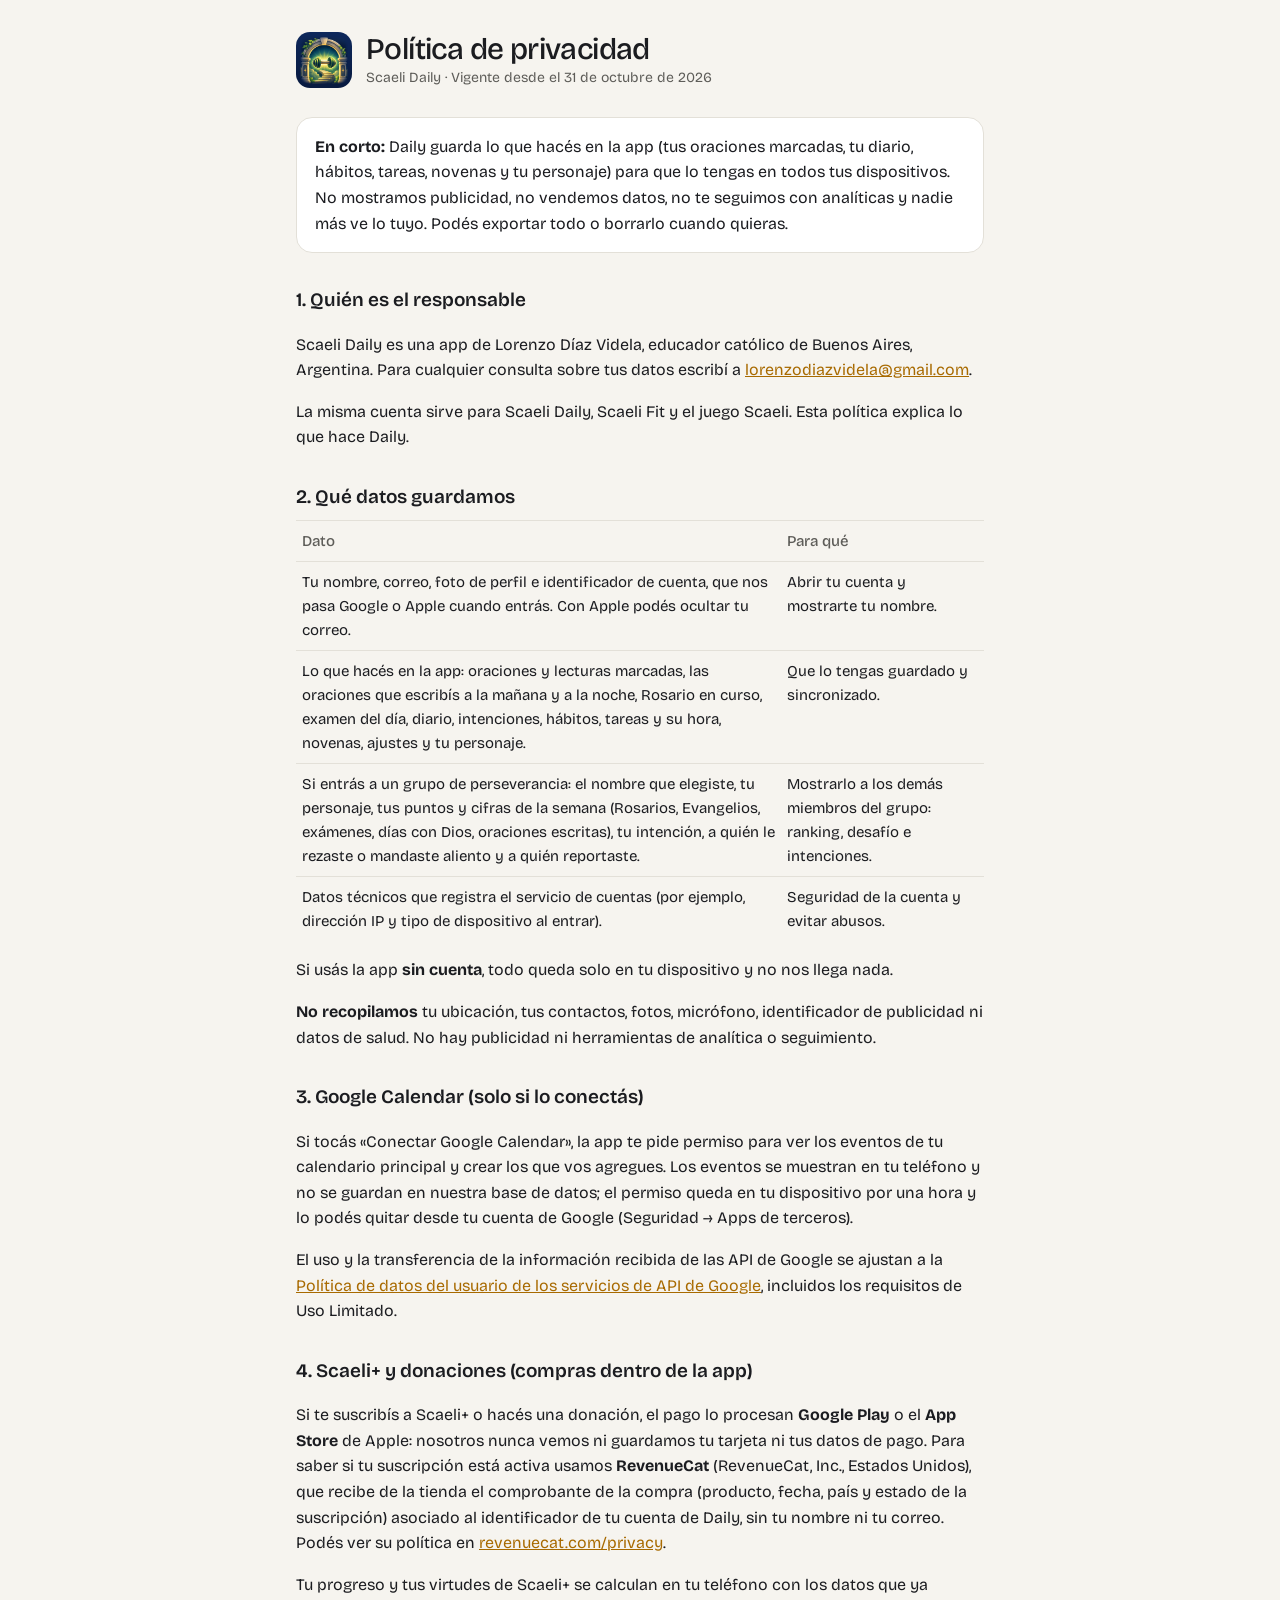
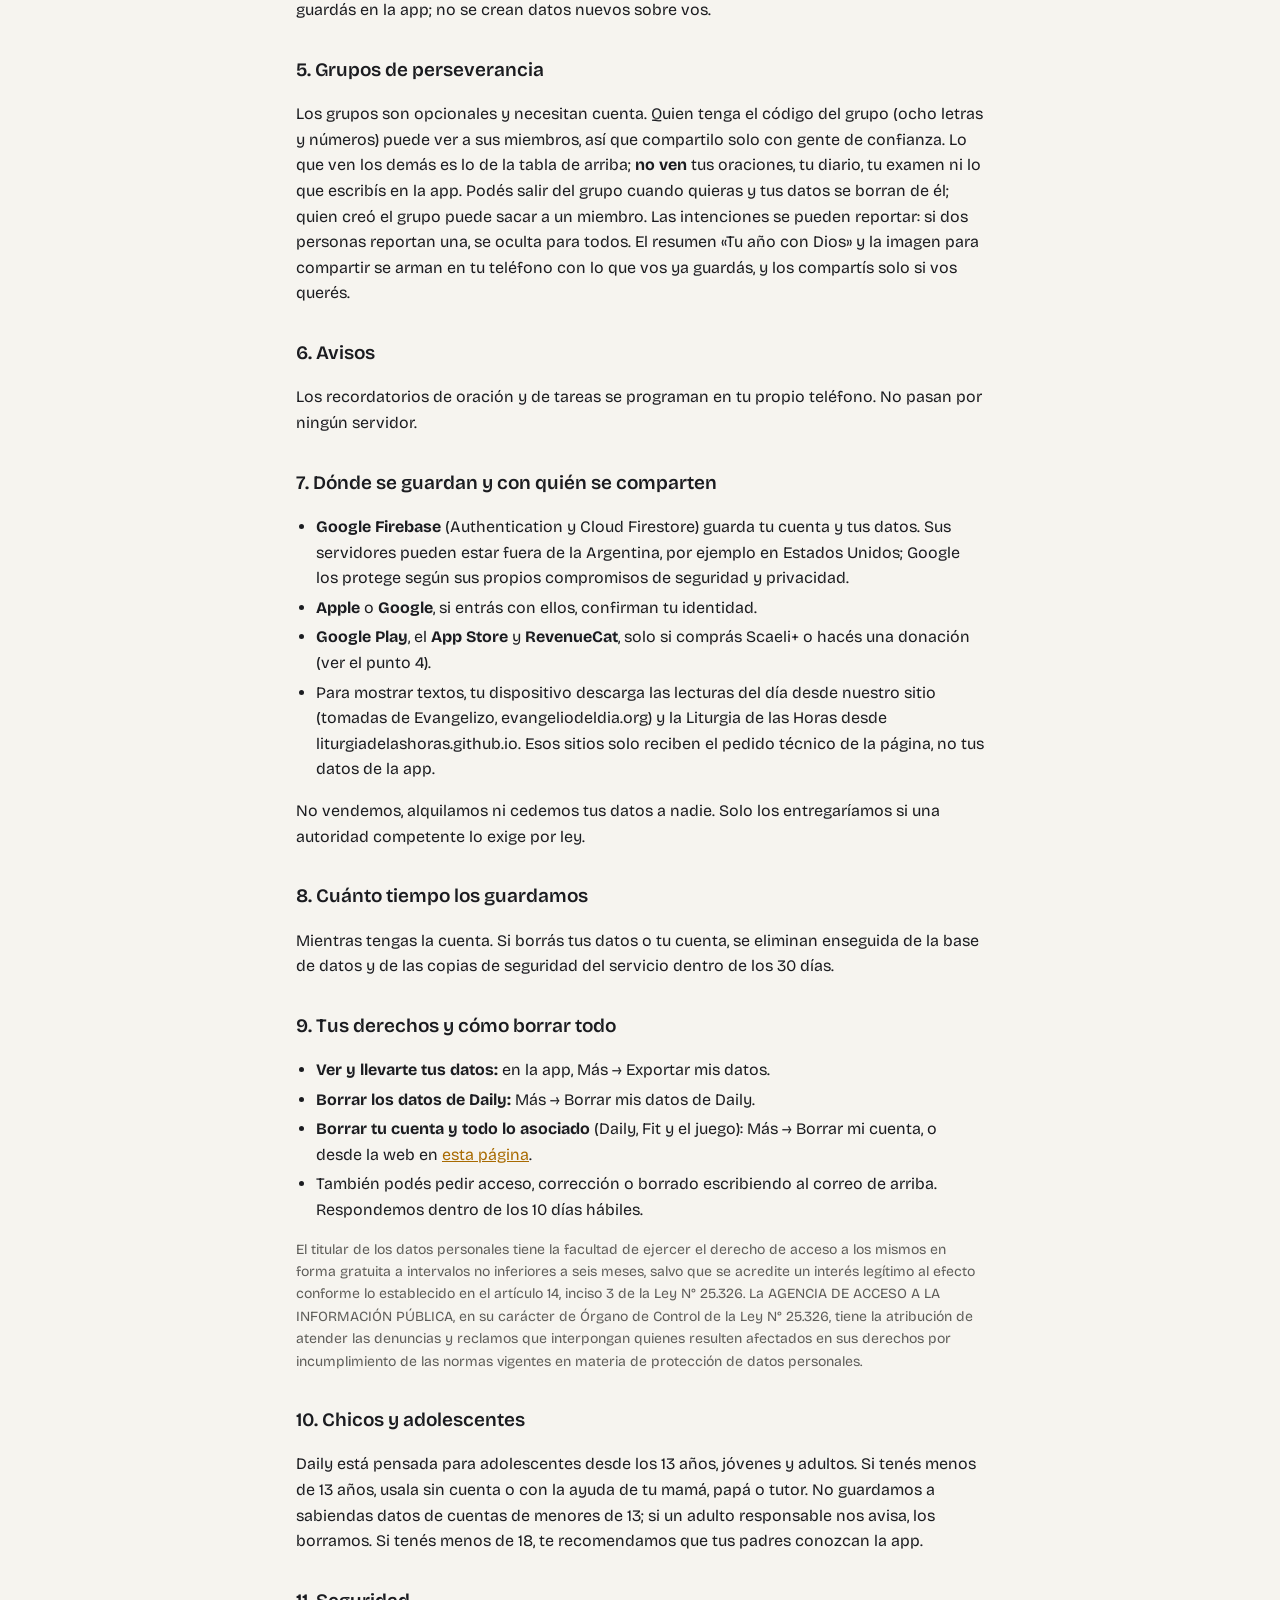
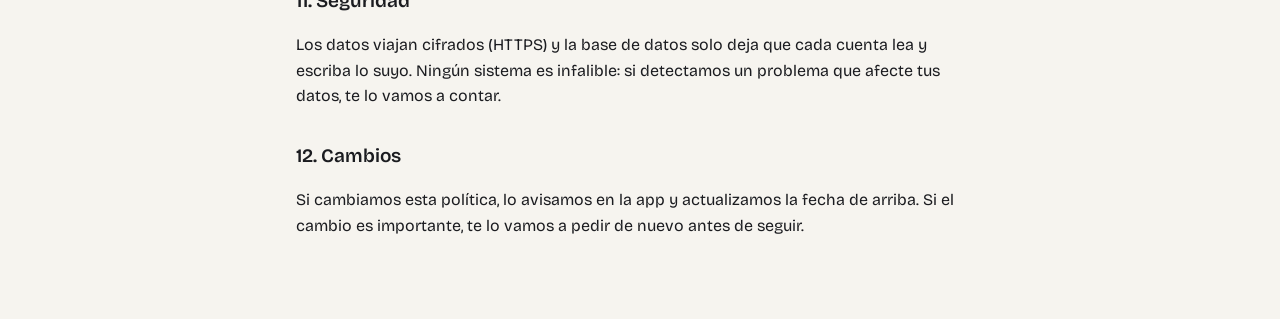
<file: privacidad.html>
<!doctype html>
<html lang="es">
<head>
<meta charset="utf-8">
<meta name="viewport" content="width=device-width, initial-scale=1">
<title>Política de privacidad · Scaeli Daily</title>
<meta name="description" content="Qué datos guarda Scaeli Daily, para qué y cómo borrarlos.">
<link rel="icon" href="icons/icon-192.png">
<link rel="preconnect" href="https://fonts.googleapis.com"><link rel="preconnect" href="https://fonts.gstatic.com" crossorigin>
<link href="https://fonts.googleapis.com/css2?family=Bricolage+Grotesque:opsz,wght@12..96,300..700&display=swap" rel="stylesheet">
<style>
:root{--bg:#0C0D10;--card:#16181D;--tx:#ECEAE4;--su:#A8A6A0;--ac:#F5B83A;--li:#2A2C33}
@media (prefers-color-scheme: light){:root:not([data-theme="dark"]){--bg:#F6F4EF;--card:#FFFFFF;--tx:#1B1C20;--su:#5E5D59;--ac:#A86A00;--li:#E3E0D8}}
*{box-sizing:border-box}
body{margin:0;background:var(--bg);color:var(--tx);font:16px/1.6 "Bricolage Grotesque",system-ui,sans-serif}
main{max-width:720px;margin:0 auto;padding:32px 16px 64px}
header{display:flex;gap:14px;align-items:center;margin-bottom:28px}
header img{width:56px;height:56px;border-radius:14px}
h1{font-size:30px;font-weight:500;letter-spacing:-.02em;margin:0;line-height:1.15}
h2{font-size:19px;font-weight:600;margin:32px 0 8px}
p,li{color:var(--tx)} .su{color:var(--su);font-size:14px}
ul{padding-left:20px} li{margin:4px 0}
a{color:var(--ac)}
.card{background:var(--card);border:1px solid var(--li);border-radius:16px;padding:16px 18px;margin:16px 0}
table{width:100%;border-collapse:collapse;font-size:15px} td,th{border-top:1px solid var(--li);padding:8px 6px;text-align:left;vertical-align:top} th{color:var(--su);font-weight:500}
</style>
</head>
<body>
<main>
<header><img src="icons/icon-192.png" alt=""><div><h1>Política de privacidad</h1><div class="su">Scaeli Daily · Vigente desde el 31 de octubre de 2026</div></div></header>

<div class="card"><b>En corto:</b> Daily guarda lo que hacés en la app (tus oraciones marcadas, tu diario, hábitos, tareas, novenas y tu personaje) para que lo tengas en todos tus dispositivos. No mostramos publicidad, no vendemos datos, no te seguimos con analíticas y nadie más ve lo tuyo. Podés exportar todo o borrarlo cuando quieras.</div>

<h2>1. Quién es el responsable</h2>
<p>Scaeli Daily es una app de Lorenzo Díaz Videla, educador católico de Buenos Aires, Argentina. Para cualquier consulta sobre tus datos escribí a <a href="mailto:lorenzodiazvidela@gmail.com">lorenzodiazvidela@gmail.com</a>.</p>
<p>La misma cuenta sirve para Scaeli Daily, Scaeli Fit y el juego Scaeli. Esta política explica lo que hace Daily.</p>

<h2>2. Qué datos guardamos</h2>
<table>
<tr><th>Dato</th><th>Para qué</th></tr>
<tr><td>Tu nombre, correo, foto de perfil e identificador de cuenta, que nos pasa Google o Apple cuando entrás. Con Apple podés ocultar tu correo.</td><td>Abrir tu cuenta y mostrarte tu nombre.</td></tr>
<tr><td>Lo que hacés en la app: oraciones y lecturas marcadas, las oraciones que escribís a la mañana y a la noche, Rosario en curso, examen del día, diario, intenciones, hábitos, tareas y su hora, novenas, ajustes y tu personaje.</td><td>Que lo tengas guardado y sincronizado.</td></tr>
<tr><td>Si entrás a un grupo de perseverancia: el nombre que elegiste, tu personaje, tus puntos y cifras de la semana (Rosarios, Evangelios, exámenes, días con Dios, oraciones escritas), tu intención, a quién le rezaste o mandaste aliento y a quién reportaste.</td><td>Mostrarlo a los demás miembros del grupo: ranking, desafío e intenciones.</td></tr>
<tr><td>Datos técnicos que registra el servicio de cuentas (por ejemplo, dirección IP y tipo de dispositivo al entrar).</td><td>Seguridad de la cuenta y evitar abusos.</td></tr>
</table>
<p>Si usás la app <b>sin cuenta</b>, todo queda solo en tu dispositivo y no nos llega nada.</p>
<p><b>No recopilamos</b> tu ubicación, tus contactos, fotos, micrófono, identificador de publicidad ni datos de salud. No hay publicidad ni herramientas de analítica o seguimiento.</p>

<h2>3. Google Calendar (solo si lo conectás)</h2>
<p>Si tocás «Conectar Google Calendar», la app te pide permiso para ver los eventos de tu calendario principal y crear los que vos agregues. Los eventos se muestran en tu teléfono y no se guardan en nuestra base de datos; el permiso queda en tu dispositivo por una hora y lo podés quitar desde tu cuenta de Google (Seguridad → Apps de terceros).</p>
<p>El uso y la transferencia de la información recibida de las API de Google se ajustan a la <a href="https://developers.google.com/terms/api-services-user-data-policy" target="_blank" rel="noopener">Política de datos del usuario de los servicios de API de Google</a>, incluidos los requisitos de Uso Limitado.</p>

<h2>4. Scaeli+ y donaciones (compras dentro de la app)</h2>
<p>Si te suscribís a Scaeli+ o hacés una donación, el pago lo procesan <b>Google Play</b> o el <b>App Store</b> de Apple: nosotros nunca vemos ni guardamos tu tarjeta ni tus datos de pago. Para saber si tu suscripción está activa usamos <b>RevenueCat</b> (RevenueCat, Inc., Estados Unidos), que recibe de la tienda el comprobante de la compra (producto, fecha, país y estado de la suscripción) asociado al identificador de tu cuenta de Daily, sin tu nombre ni tu correo. Podés ver su política en <a href="https://www.revenuecat.com/privacy" target="_blank" rel="noopener">revenuecat.com/privacy</a>.</p>
<p>Tu progreso y tus virtudes de Scaeli+ se calculan en tu teléfono con los datos que ya guardás en la app; no se crean datos nuevos sobre vos.</p>

<h2>5. Grupos de perseverancia</h2>
<p>Los grupos son opcionales y necesitan cuenta. Quien tenga el código del grupo (ocho letras y números) puede ver a sus miembros, así que compartilo solo con gente de confianza. Lo que ven los demás es lo de la tabla de arriba; <b>no ven</b> tus oraciones, tu diario, tu examen ni lo que escribís en la app. Podés salir del grupo cuando quieras y tus datos se borran de él; quien creó el grupo puede sacar a un miembro. Las intenciones se pueden reportar: si dos personas reportan una, se oculta para todos. El resumen «Tu año con Dios» y la imagen para compartir se arman en tu teléfono con lo que vos ya guardás, y los compartís solo si vos querés.</p>

<h2>6. Avisos</h2>
<p>Los recordatorios de oración y de tareas se programan en tu propio teléfono. No pasan por ningún servidor.</p>

<h2>7. Dónde se guardan y con quién se comparten</h2>
<ul>
<li><b>Google Firebase</b> (Authentication y Cloud Firestore) guarda tu cuenta y tus datos. Sus servidores pueden estar fuera de la Argentina, por ejemplo en Estados Unidos; Google los protege según sus propios compromisos de seguridad y privacidad.</li>
<li><b>Apple</b> o <b>Google</b>, si entrás con ellos, confirman tu identidad.</li>
<li><b>Google Play</b>, el <b>App Store</b> y <b>RevenueCat</b>, solo si comprás Scaeli+ o hacés una donación (ver el punto 4).</li>
<li>Para mostrar textos, tu dispositivo descarga las lecturas del día desde nuestro sitio (tomadas de Evangelizo, evangeliodeldia.org) y la Liturgia de las Horas desde liturgiadelashoras.github.io. Esos sitios solo reciben el pedido técnico de la página, no tus datos de la app.</li>
</ul>
<p>No vendemos, alquilamos ni cedemos tus datos a nadie. Solo los entregaríamos si una autoridad competente lo exige por ley.</p>

<h2>8. Cuánto tiempo los guardamos</h2>
<p>Mientras tengas la cuenta. Si borrás tus datos o tu cuenta, se eliminan enseguida de la base de datos y de las copias de seguridad del servicio dentro de los 30 días.</p>

<h2>9. Tus derechos y cómo borrar todo</h2>
<ul>
<li><b>Ver y llevarte tus datos:</b> en la app, Más → Exportar mis datos.</li>
<li><b>Borrar los datos de Daily:</b> Más → Borrar mis datos de Daily.</li>
<li><b>Borrar tu cuenta y todo lo asociado</b> (Daily, Fit y el juego): Más → Borrar mi cuenta, o desde la web en <a href="borrar-cuenta.html">esta página</a>.</li>
<li>También podés pedir acceso, corrección o borrado escribiendo al correo de arriba. Respondemos dentro de los 10 días hábiles.</li>
</ul>
<p class="su">El titular de los datos personales tiene la facultad de ejercer el derecho de acceso a los mismos en forma gratuita a intervalos no inferiores a seis meses, salvo que se acredite un interés legítimo al efecto conforme lo establecido en el artículo 14, inciso 3 de la Ley N° 25.326. La AGENCIA DE ACCESO A LA INFORMACIÓN PÚBLICA, en su carácter de Órgano de Control de la Ley N° 25.326, tiene la atribución de atender las denuncias y reclamos que interpongan quienes resulten afectados en sus derechos por incumplimiento de las normas vigentes en materia de protección de datos personales.</p>

<h2>10. Chicos y adolescentes</h2>
<p>Daily está pensada para adolescentes desde los 13 años, jóvenes y adultos. Si tenés menos de 13 años, usala sin cuenta o con la ayuda de tu mamá, papá o tutor. No guardamos a sabiendas datos de cuentas de menores de 13; si un adulto responsable nos avisa, los borramos. Si tenés menos de 18, te recomendamos que tus padres conozcan la app.</p>

<h2>11. Seguridad</h2>
<p>Los datos viajan cifrados (HTTPS) y la base de datos solo deja que cada cuenta lea y escriba lo suyo. Ningún sistema es infalible: si detectamos un problema que afecte tus datos, te lo vamos a contar.</p>

<h2>12. Cambios</h2>
<p>Si cambiamos esta política, lo avisamos en la app y actualizamos la fecha de arriba. Si el cambio es importante, te lo vamos a pedir de nuevo antes de seguir.</p>
</main>
</body>
</html>
</file>
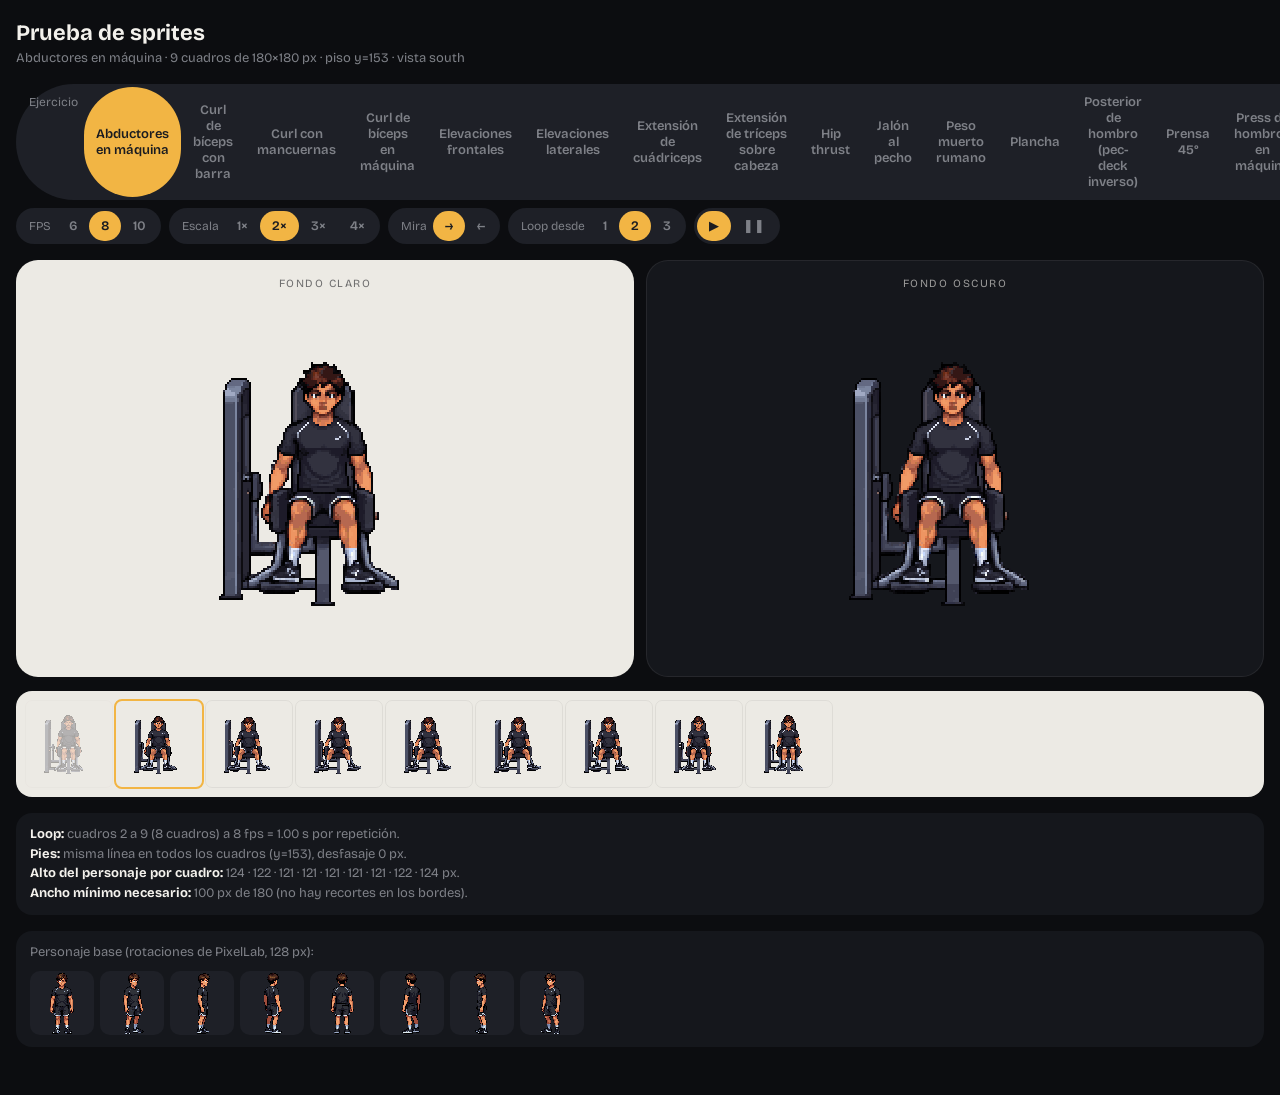
<file: sprites.html>
<!doctype html>
<html lang="es">
<head>
<meta charset="utf-8">
<meta name="viewport" content="width=device-width, initial-scale=1, viewport-fit=cover">
<title>Scaeli Fit · prueba de sprites</title>
<link rel="preconnect" href="https://fonts.googleapis.com">
<link href="https://fonts.googleapis.com/css2?family=Bricolage+Grotesque:opsz,wght@12..96,400;12..96,600;12..96,700&display=swap" rel="stylesheet">
<style>
  :root{--bg:#0C0D10;--surface:#15171C;--inset:#1E2027;--ink:#F3F1EC;--muted:#7E8087;--accent:#F2B544;--paper:#ECEAE4;--paper-ink:#1B1C20}
  *{box-sizing:border-box}
  body{margin:0;background:var(--bg);color:var(--ink);font-family:"Bricolage Grotesque",system-ui,sans-serif;padding:20px 16px 48px}
  h1{font-size:22px;margin:0 0 4px}
  .sub{color:var(--muted);font-size:13px;margin:0 0 18px}
  .ctrl{display:flex;flex-wrap:wrap;gap:8px;margin:0 0 16px}
  .seg{display:flex;background:var(--inset);border-radius:999px;padding:3px}
  .seg button{border:0;background:transparent;color:var(--muted);font:inherit;font-weight:600;font-size:13px;padding:7px 12px;border-radius:999px;cursor:pointer}
  .seg button.on{background:var(--accent);color:#1B1C20}
  .seg span{color:var(--muted);font-size:12px;padding:8px 6px 0 10px}
  .grid{display:grid;grid-template-columns:1fr 1fr;gap:12px}
  @media (max-width:520px){.grid{grid-template-columns:1fr}}
  .stage{border-radius:22px;padding:16px;min-height:260px;display:flex;flex-direction:column;align-items:center;justify-content:center;gap:10px;position:relative;overflow:hidden}
  .stage.dark{background:var(--surface);border:1px solid rgba(255,255,255,.07)}
  .stage.light{background:var(--paper);color:var(--paper-ink)}
  .stage small{font-size:11px;letter-spacing:.14em;text-transform:uppercase;opacity:.6}
  canvas{image-rendering:pixelated;image-rendering:crisp-edges}
  .info{margin-top:16px;background:var(--surface);border-radius:16px;padding:12px 14px;font-size:13px;color:var(--muted);line-height:1.5}
  .info b{color:var(--ink)}
  .strip{margin-top:14px;overflow-x:auto;background:var(--paper);border-radius:16px;padding:10px;display:flex;gap:4px}
  .strip canvas{flex:none;outline:1px solid rgba(0,0,0,.06);border-radius:6px;width:86px!important;height:86px!important}
  .strip canvas.off{opacity:.3}
  .strip canvas.cur{outline:2px solid var(--accent)}
  .rotas{display:flex;gap:6px;flex-wrap:wrap;margin-top:8px}
  .rotas img{width:64px;height:64px;image-rendering:pixelated;background:var(--inset);border-radius:10px}
</style>
</head>
<body>
<h1>Prueba de sprites</h1>
<p class="sub" id="sub">Cargando…</p>

<div class="ctrl">
  <div class="seg" id="exSel"><span>Ejercicio</span></div>
  <div class="seg" id="fpsSel"><span>FPS</span><button data-v="6">6</button><button data-v="8" class="on">8</button><button data-v="10">10</button></div>
  <div class="seg" id="scaleSel"><span>Escala</span><button data-v="1">1×</button><button data-v="2" class="on">2×</button><button data-v="3">3×</button><button data-v="4">4×</button></div>
  <div class="seg" id="flipSel"><span>Mira</span><button data-v="0" class="on">→</button><button data-v="1">←</button></div>
  <div class="seg" id="startSel"><span>Loop desde</span><button data-v="0">1</button><button data-v="1">2</button><button data-v="2">3</button></div>
  <div class="seg" id="playSel"><button data-v="1" class="on">▶</button><button data-v="0">❚❚</button></div>
</div>

<div class="grid">
  <div class="stage light"><small>Fondo claro</small><canvas id="cL"></canvas></div>
  <div class="stage dark"><small>Fondo oscuro</small><canvas id="cD"></canvas></div>
</div>

<div class="strip" id="strip"></div>
<div class="info" id="info"></div>
<div class="info">Personaje base (rotaciones de PixelLab, 128 px):<div class="rotas" id="rotas"></div></div>

<script type="module">
  import { SpriteAnim, loadSprite, EJERCICIOS } from "./js/sprite.js";
  const $ = (s) => document.querySelector(s);
  const state = { id: Object.keys(EJERCICIOS)[0], fps: 8, scale: 2, flip: false, start: 1 };
  let anims = [], sprite = null, stripCanvases = [];

  const exSel = $("#exSel");
  Object.keys(EJERCICIOS).forEach((id, i) => { const b = document.createElement("button"); b.dataset.v = id; b.textContent = EJERCICIOS[id].nombre; if (!i) b.className = "on"; exSel.appendChild(b); });

  function seg(el, fn) { el.addEventListener("click", (e) => { const b = e.target.closest("button"); if (!b) return; el.querySelectorAll("button").forEach((x) => x.classList.toggle("on", x === b)); fn(b.dataset.v); }); }
  seg(exSel, (v) => { state.id = v; load(); });
  seg($("#fpsSel"), (v) => { state.fps = +v; anims.forEach((a) => a.set({ fps: +v })); paintInfo(); });
  seg($("#scaleSel"), (v) => { state.scale = +v; anims.forEach((a) => a.set({ scale: +v })); });
  seg($("#flipSel"), (v) => { state.flip = v === "1"; anims.forEach((a) => a.set({ flip: state.flip })); });
  seg($("#startSel"), (v) => { state.start = +v; anims.forEach((a) => a.set({ start: +v })); markStrip(); paintInfo(); });
  seg($("#playSel"), (v) => { anims.forEach((a) => v === "1" ? a.play() : a.stop()); });

  async function load() {
    anims.forEach((a) => a.stop()); anims = [];
    try { sprite = await loadSprite(state.id); }
    catch (e) { $("#sub").textContent = e.message; return; }
    const m = sprite.meta, c = sprite.cfg;
    state.start = c.inicio ?? 0; document.querySelectorAll("#startSel button").forEach((b) => b.classList.toggle("on", +b.dataset.v === state.start));
    $("#sub").textContent = `${c.nombre} · ${m.frames} cuadros de ${m.frameW}×${m.frameH} px · piso y=${m.floorY} · vista ${m.direction}`;
    const common = { fps: state.fps, scale: state.scale, flip: state.flip, start: state.start, autoplay: true };
    anims = [new SpriteAnim($("#cL"), sprite, common), new SpriteAnim($("#cD"), sprite, common)];
    // tira de cuadros
    const strip = $("#strip"); strip.innerHTML = ""; stripCanvases = [];
    for (let i = 0; i < m.frames; i++) { const cv = document.createElement("canvas"); cv.title = "cuadro " + (i + 1); strip.appendChild(cv); new SpriteAnim(cv, sprite, { scale: 1, start: i, end: i }); stripCanvases.push(cv); }
    markStrip(); paintInfo(); followFrame();
  }
  function markStrip() { stripCanvases.forEach((cv, i) => cv.classList.toggle("off", i < state.start)); }
  function followFrame() { requestAnimationFrame(followFrame); if (!anims[0]) return; stripCanvases.forEach((cv, i) => cv.classList.toggle("cur", i === anims[0].frame)); }
  function paintInfo() {
    if (!sprite) return;
    const m = sprite.meta, a = anims[0];
    const floors = [...new Set(m.bboxes.map((b) => b[3]))];
    const heights = m.bboxes.map((b) => b[3] - b[1]);
    $("#info").innerHTML = `<b>Loop:</b> cuadros ${a.start + 1} a ${a.end + 1} (${a.length} cuadros) a ${a.fps} fps = ${(a.length / a.fps).toFixed(2)} s por repetición.<br>
      <b>Pies:</b> ${floors.length === 1 ? "misma línea en todos los cuadros (y=" + floors[0] + "), desfasaje 0 px" : "DESFASAJE: líneas " + floors.join(", ")}.<br>
      <b>Alto del personaje por cuadro:</b> ${heights.join(" · ")} px.<br>
      <b>Ancho mínimo necesario:</b> ${Math.max(...m.bboxes.map((b) => b[2] - b[0]))} px de ${m.frameW} (no hay recortes en los bordes).`;
  }
  ["south", "south-east", "east", "north-east", "north", "north-west", "west", "south-west"].forEach((d) => { const im = new Image(); im.src = "assets/personaje/" + d + ".png"; im.title = d; $("#rotas").appendChild(im); });
  load();
</script>
</body>
</html>
</file>
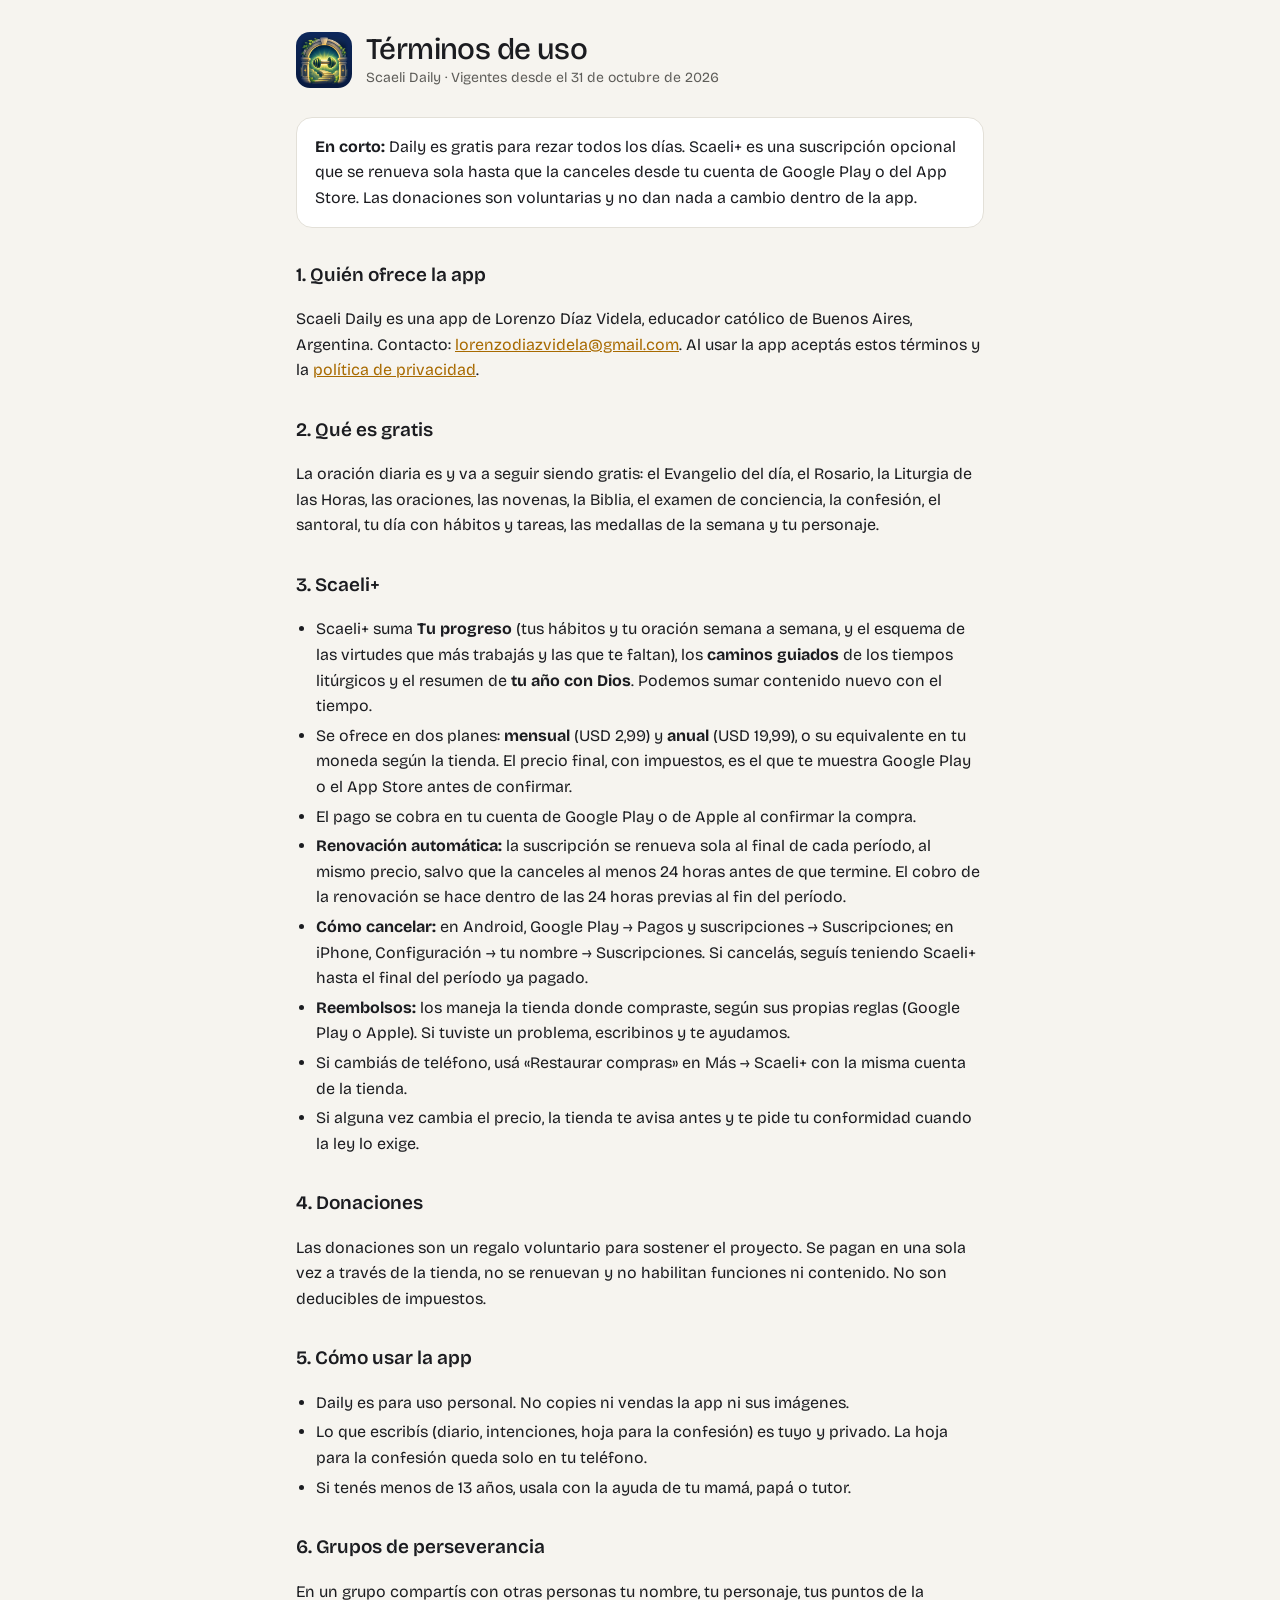
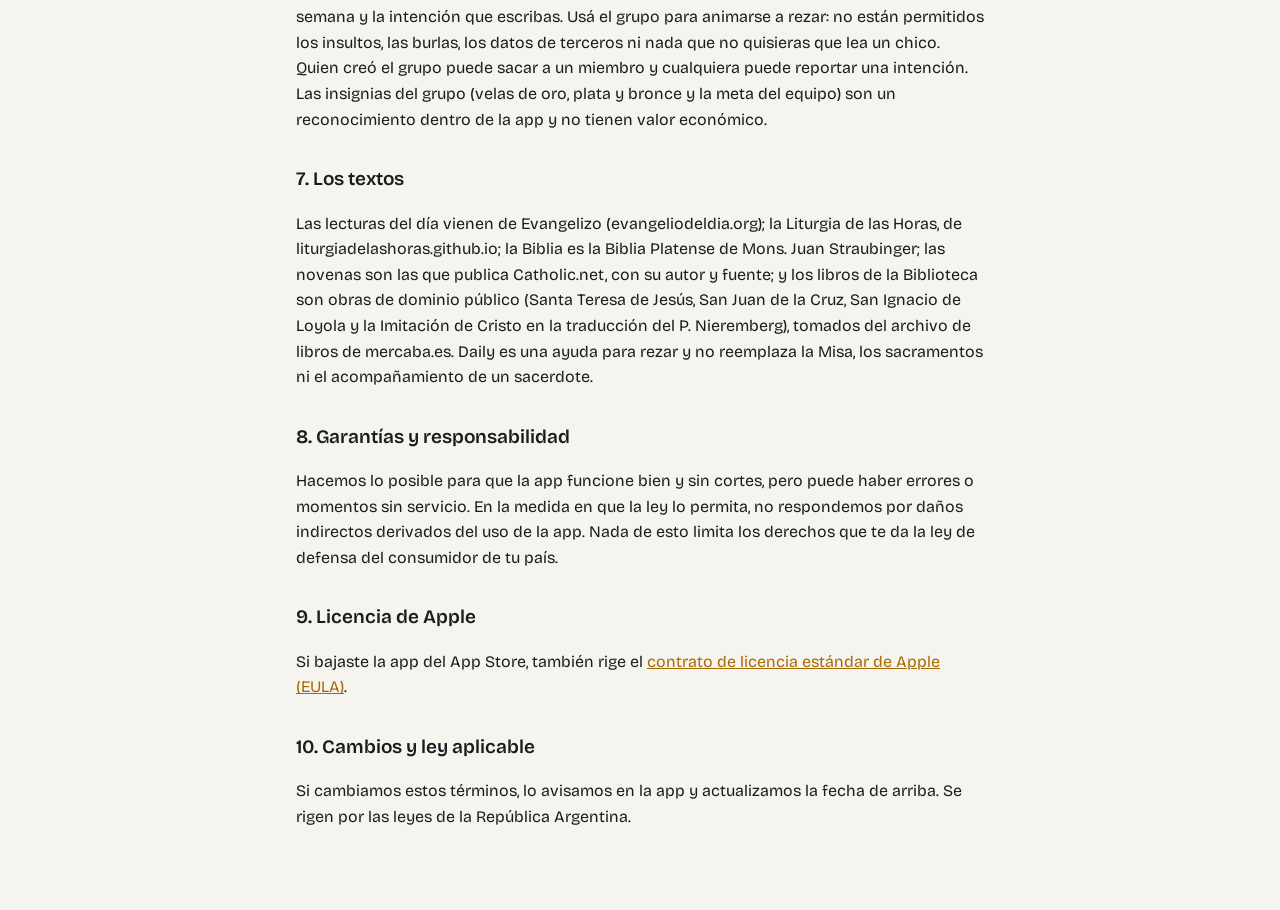
<file: terminos.html>
<!doctype html>
<html lang="es">
<head>
<meta charset="utf-8">
<meta name="viewport" content="width=device-width, initial-scale=1">
<title>Términos de uso · Scaeli Daily</title>
<meta name="description" content="Las condiciones de uso de Scaeli Daily y de la suscripción Scaeli+.">
<link rel="icon" href="icons/icon-192.png">
<link rel="preconnect" href="https://fonts.googleapis.com"><link rel="preconnect" href="https://fonts.gstatic.com" crossorigin>
<link href="https://fonts.googleapis.com/css2?family=Bricolage+Grotesque:opsz,wght@12..96,300..700&display=swap" rel="stylesheet">
<style>
:root{--bg:#0C0D10;--card:#16181D;--tx:#ECEAE4;--su:#A8A6A0;--ac:#F5B83A;--li:#2A2C33}
@media (prefers-color-scheme: light){:root:not([data-theme="dark"]){--bg:#F6F4EF;--card:#FFFFFF;--tx:#1B1C20;--su:#5E5D59;--ac:#A86A00;--li:#E3E0D8}}
*{box-sizing:border-box}
body{margin:0;background:var(--bg);color:var(--tx);font:16px/1.6 "Bricolage Grotesque",system-ui,sans-serif}
main{max-width:720px;margin:0 auto;padding:32px 16px 64px}
header{display:flex;gap:14px;align-items:center;margin-bottom:28px}
header img{width:56px;height:56px;border-radius:14px}
h1{font-size:30px;font-weight:500;letter-spacing:-.02em;margin:0;line-height:1.15}
h2{font-size:19px;font-weight:600;margin:32px 0 8px}
p,li{color:var(--tx)} .su{color:var(--su);font-size:14px}
ul{padding-left:20px} li{margin:4px 0}
a{color:var(--ac)}
.card{background:var(--card);border:1px solid var(--li);border-radius:16px;padding:16px 18px;margin:16px 0}
</style>
</head>
<body>
<main>
<header><img src="icons/icon-192.png" alt=""><div><h1>Términos de uso</h1><div class="su">Scaeli Daily · Vigentes desde el 31 de octubre de 2026</div></div></header>

<div class="card"><b>En corto:</b> Daily es gratis para rezar todos los días. Scaeli+ es una suscripción opcional que se renueva sola hasta que la canceles desde tu cuenta de Google Play o del App Store. Las donaciones son voluntarias y no dan nada a cambio dentro de la app.</div>

<h2>1. Quién ofrece la app</h2>
<p>Scaeli Daily es una app de Lorenzo Díaz Videla, educador católico de Buenos Aires, Argentina. Contacto: <a href="mailto:lorenzodiazvidela@gmail.com">lorenzodiazvidela@gmail.com</a>. Al usar la app aceptás estos términos y la <a href="privacidad.html">política de privacidad</a>.</p>

<h2>2. Qué es gratis</h2>
<p>La oración diaria es y va a seguir siendo gratis: el Evangelio del día, el Rosario, la Liturgia de las Horas, las oraciones, las novenas, la Biblia, el examen de conciencia, la confesión, el santoral, tu día con hábitos y tareas, las medallas de la semana y tu personaje.</p>

<h2>3. Scaeli+</h2>
<ul>
<li>Scaeli+ suma <b>Tu progreso</b> (tus hábitos y tu oración semana a semana, y el esquema de las virtudes que más trabajás y las que te faltan), los <b>caminos guiados</b> de los tiempos litúrgicos y el resumen de <b>tu año con Dios</b>. Podemos sumar contenido nuevo con el tiempo.</li>
<li>Se ofrece en dos planes: <b>mensual</b> (USD 2,99) y <b>anual</b> (USD 19,99), o su equivalente en tu moneda según la tienda. El precio final, con impuestos, es el que te muestra Google Play o el App Store antes de confirmar.</li>
<li>El pago se cobra en tu cuenta de Google Play o de Apple al confirmar la compra.</li>
<li><b>Renovación automática:</b> la suscripción se renueva sola al final de cada período, al mismo precio, salvo que la canceles al menos 24 horas antes de que termine. El cobro de la renovación se hace dentro de las 24 horas previas al fin del período.</li>
<li><b>Cómo cancelar:</b> en Android, Google Play → Pagos y suscripciones → Suscripciones; en iPhone, Configuración → tu nombre → Suscripciones. Si cancelás, seguís teniendo Scaeli+ hasta el final del período ya pagado.</li>
<li><b>Reembolsos:</b> los maneja la tienda donde compraste, según sus propias reglas (Google Play o Apple). Si tuviste un problema, escribinos y te ayudamos.</li>
<li>Si cambiás de teléfono, usá «Restaurar compras» en Más → Scaeli+ con la misma cuenta de la tienda.</li>
<li>Si alguna vez cambia el precio, la tienda te avisa antes y te pide tu conformidad cuando la ley lo exige.</li>
</ul>

<h2>4. Donaciones</h2>
<p>Las donaciones son un regalo voluntario para sostener el proyecto. Se pagan en una sola vez a través de la tienda, no se renuevan y no habilitan funciones ni contenido. No son deducibles de impuestos.</p>

<h2>5. Cómo usar la app</h2>
<ul>
<li>Daily es para uso personal. No copies ni vendas la app ni sus imágenes.</li>
<li>Lo que escribís (diario, intenciones, hoja para la confesión) es tuyo y privado. La hoja para la confesión queda solo en tu teléfono.</li>
<li>Si tenés menos de 13 años, usala con la ayuda de tu mamá, papá o tutor.</li>
</ul>

<h2>6. Grupos de perseverancia</h2>
<p>En un grupo compartís con otras personas tu nombre, tu personaje, tus puntos de la semana y la intención que escribas. Usá el grupo para animarse a rezar: no están permitidos los insultos, las burlas, los datos de terceros ni nada que no quisieras que lea un chico. Quien creó el grupo puede sacar a un miembro y cualquiera puede reportar una intención. Las insignias del grupo (velas de oro, plata y bronce y la meta del equipo) son un reconocimiento dentro de la app y no tienen valor económico.</p>

<h2>7. Los textos</h2>
<p>Las lecturas del día vienen de Evangelizo (evangeliodeldia.org); la Liturgia de las Horas, de liturgiadelashoras.github.io; la Biblia es la Biblia Platense de Mons. Juan Straubinger; las novenas son las que publica Catholic.net, con su autor y fuente; y los libros de la Biblioteca son obras de dominio público (Santa Teresa de Jesús, San Juan de la Cruz, San Ignacio de Loyola y la Imitación de Cristo en la traducción del P. Nieremberg), tomados del archivo de libros de mercaba.es. Daily es una ayuda para rezar y no reemplaza la Misa, los sacramentos ni el acompañamiento de un sacerdote.</p>

<h2>8. Garantías y responsabilidad</h2>
<p>Hacemos lo posible para que la app funcione bien y sin cortes, pero puede haber errores o momentos sin servicio. En la medida en que la ley lo permita, no respondemos por daños indirectos derivados del uso de la app. Nada de esto limita los derechos que te da la ley de defensa del consumidor de tu país.</p>

<h2>9. Licencia de Apple</h2>
<p>Si bajaste la app del App Store, también rige el <a href="https://www.apple.com/legal/internet-services/itunes/dev/stdeula/" target="_blank" rel="noopener">contrato de licencia estándar de Apple (EULA)</a>.</p>

<h2>10. Cambios y ley aplicable</h2>
<p>Si cambiamos estos términos, lo avisamos en la app y actualizamos la fecha de arriba. Se rigen por las leyes de la República Argentina.</p>
</main>
</body>
</html>
</file>
